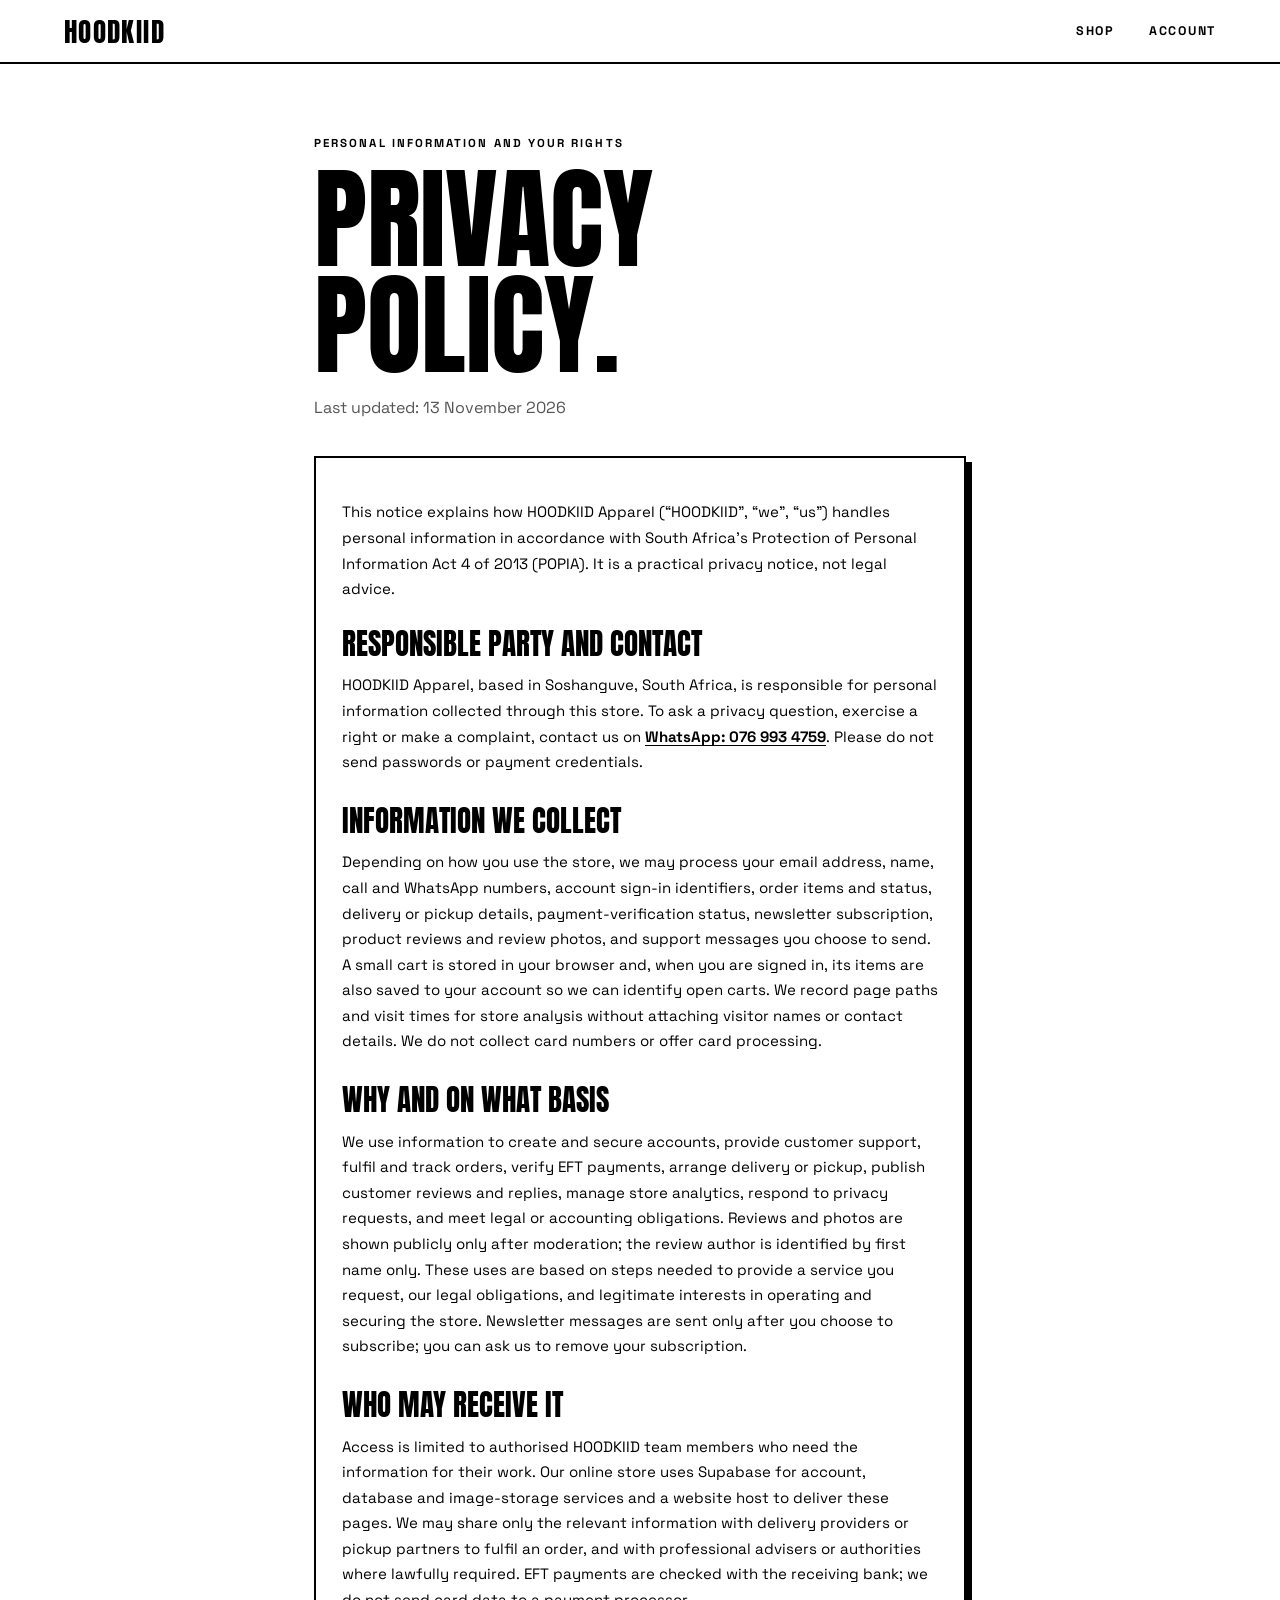
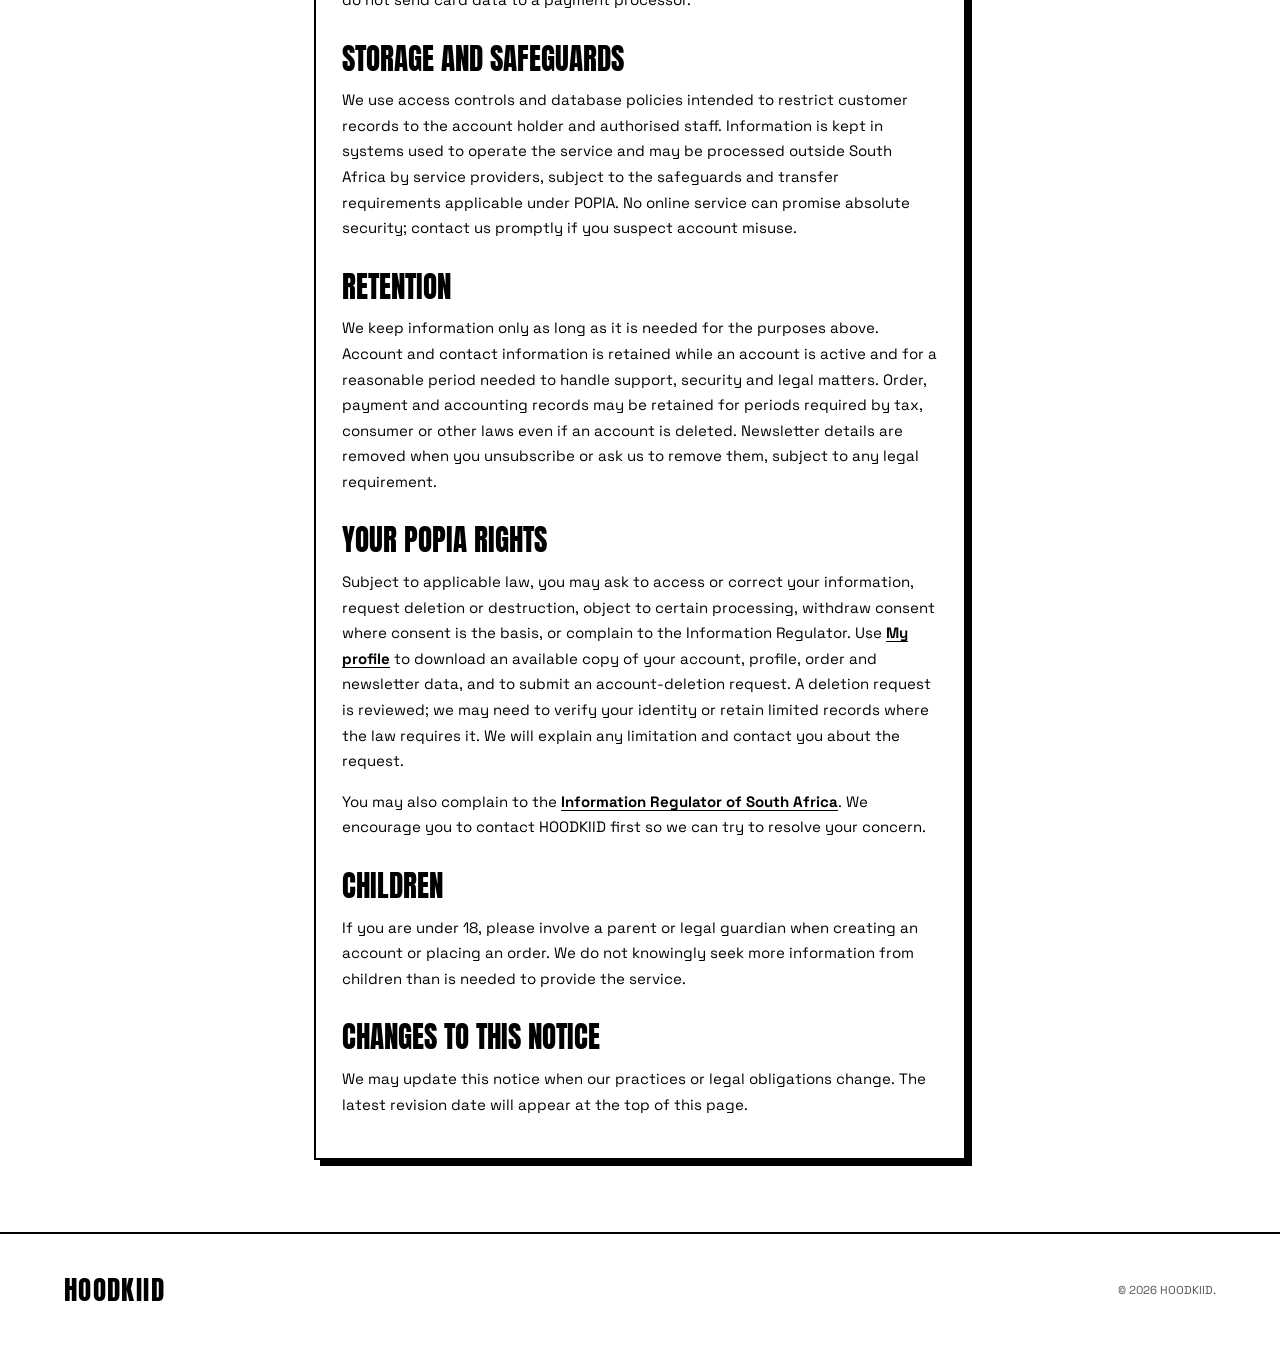
<file: hoodkiid-site/privacy.html>
<!doctype html>
<html lang="en">
<head>
  <meta charset="utf-8">
  <meta name="viewport" content="width=device-width, initial-scale=1">
  <meta name="theme-color" content="#111111">
  <title>Privacy Policy — HOODKIID</title>
  <link rel="preconnect" href="https://fonts.googleapis.com">
  <link rel="preconnect" href="https://fonts.gstatic.com" crossorigin>
  <link href="https://fonts.googleapis.com/css2?family=Anton&family=Space+Grotesk:wght@400;500;700&display=swap" rel="stylesheet">
  <link rel="stylesheet" href="assets/css/site.css">
  <link rel="stylesheet" href="assets/css/legacy-pages.css">
</head>
<body>
  <header class="site-header"><a class="wordmark" href="../hoodkiid-storefront.html">HOODKIID</a><nav aria-label="Main navigation"><a href="../hoodkiid-storefront.html#shop">Shop</a><a href="account.html">Account</a></nav></header>
  <main class="page-main narrow privacy-policy">
    <section class="page-intro"><p class="eyebrow">Personal information and your rights</p><h1>Privacy policy.</h1><p>Last updated: 13 November 2026</p></section>
    <section class="panel">
      <p>This notice explains how HOODKIID Apparel (“HOODKIID”, “we”, “us”) handles personal information in accordance with South Africa’s Protection of Personal Information Act 4 of 2013 (POPIA). It is a practical privacy notice, not legal advice.</p>
      <h2>Responsible party and contact</h2>
      <p>HOODKIID Apparel, based in Soshanguve, South Africa, is responsible for personal information collected through this store. To ask a privacy question, exercise a right or make a complaint, contact us on <a href="https://wa.me/27769934759">WhatsApp: 076 993 4759</a>. Please do not send passwords or payment credentials.</p>
      <h2>Information we collect</h2>
      <p>Depending on how you use the store, we may process your email address, name, call and WhatsApp numbers, account sign-in identifiers, order items and status, delivery or pickup details, payment-verification status, newsletter subscription, product reviews and review photos, and support messages you choose to send. A small cart is stored in your browser and, when you are signed in, its items are also saved to your account so we can identify open carts. We record page paths and visit times for store analysis without attaching visitor names or contact details. We do not collect card numbers or offer card processing.</p>
      <h2>Why and on what basis</h2>
      <p>We use information to create and secure accounts, provide customer support, fulfil and track orders, verify EFT payments, arrange delivery or pickup, publish customer reviews and replies, manage store analytics, respond to privacy requests, and meet legal or accounting obligations. Reviews and photos are shown publicly only after moderation; the review author is identified by first name only. These uses are based on steps needed to provide a service you request, our legal obligations, and legitimate interests in operating and securing the store. Newsletter messages are sent only after you choose to subscribe; you can ask us to remove your subscription.</p>
      <h2>Who may receive it</h2>
      <p>Access is limited to authorised HOODKIID team members who need the information for their work. Our online store uses Supabase for account, database and image-storage services and a website host to deliver these pages. We may share only the relevant information with delivery providers or pickup partners to fulfil an order, and with professional advisers or authorities where lawfully required. EFT payments are checked with the receiving bank; we do not send card data to a payment processor.</p>
      <h2>Storage and safeguards</h2>
      <p>We use access controls and database policies intended to restrict customer records to the account holder and authorised staff. Information is kept in systems used to operate the service and may be processed outside South Africa by service providers, subject to the safeguards and transfer requirements applicable under POPIA. No online service can promise absolute security; contact us promptly if you suspect account misuse.</p>
      <h2>Retention</h2>
      <p>We keep information only as long as it is needed for the purposes above. Account and contact information is retained while an account is active and for a reasonable period needed to handle support, security and legal matters. Order, payment and accounting records may be retained for periods required by tax, consumer or other laws even if an account is deleted. Newsletter details are removed when you unsubscribe or ask us to remove them, subject to any legal requirement.</p>
      <h2>Your POPIA rights</h2>
      <p>Subject to applicable law, you may ask to access or correct your information, request deletion or destruction, object to certain processing, withdraw consent where consent is the basis, or complain to the Information Regulator. Use <a href="profile.html">My profile</a> to download an available copy of your account, profile, order and newsletter data, and to submit an account-deletion request. A deletion request is reviewed; we may need to verify your identity or retain limited records where the law requires it. We will explain any limitation and contact you about the request.</p>
      <p>You may also complain to the <a href="https://inforegulator.org.za/">Information Regulator of South Africa</a>. We encourage you to contact HOODKIID first so we can try to resolve your concern.</p>
      <h2>Children</h2>
      <p>If you are under 18, please involve a parent or legal guardian when creating an account or placing an order. We do not knowingly seek more information from children than is needed to provide the service.</p>
      <h2>Changes to this notice</h2>
      <p>We may update this notice when our practices or legal obligations change. The latest revision date will appear at the top of this page.</p>
    </section>
  </main>
  <footer class="site-footer"><a class="wordmark" href="../hoodkiid-storefront.html">HOODKIID</a><small>© <span data-year></span> HOODKIID.</small></footer>
  <script src="assets/js/common.js" defer></script>
</body>
</html>
</file>
<file: hoodkiid-site/assets/css/site.css>
:root{color-scheme:light;--ink:#111;--paper:#f6f5f1;--white:#fff;--line:#d5d3cc;--muted:#6d6b66;--accent:#d9ff43;font-family:"Space Grotesk",Arial,sans-serif;background:var(--paper);color:var(--ink);font-synthesis:none;text-rendering:optimizeLegibility}
*{box-sizing:border-box}
html{scroll-behavior:smooth}
body{margin:0;min-width:320px}
a{color:inherit;text-decoration:none}
button,input,select,textarea{font:inherit}
button,a{touch-action:manipulation}
.announcement{padding:9px 5vw;background:var(--ink);color:var(--white);text-align:center;font-size:.7rem;letter-spacing:.15em;text-transform:uppercase}
.site-header{position:sticky;top:0;z-index:10;min-height:76px;padding:12px 5vw;display:flex;align-items:center;justify-content:space-between;gap:24px;background:var(--paper);border-bottom:1px solid var(--ink)}
.wordmark{font-family:Anton,Impact,sans-serif;font-size:1.75rem;letter-spacing:.04em}
.site-header nav,.site-footer>div{display:flex;align-items:center;gap:clamp(12px,3vw,34px)}
.site-header nav a,.site-footer>div a{font-size:.76rem;font-weight:700;letter-spacing:.09em;text-transform:uppercase}
.button{min-height:46px;padding:12px 20px;display:inline-flex;align-items:center;justify-content:center;gap:14px;border:1px solid var(--ink);font-size:.74rem;font-weight:700;letter-spacing:.12em;text-transform:uppercase;cursor:pointer;transition:background .2s,color .2s,transform .2s}
.button:hover{transform:translateY(-2px)}
.button-dark{background:var(--ink);color:var(--white)}
.button-dark:hover{background:var(--accent);color:var(--ink)}
.button-light{background:var(--white);color:var(--ink)}
.button-light:hover{background:var(--accent)}
.button-wide{width:100%;margin-top:12px}
.hero{min-height:min(760px,calc(100svh - 76px));padding:8vh 7vw 50px;display:grid;grid-template-columns:1.1fr .9fr;align-items:center;position:relative;overflow:hidden;background:var(--ink);color:var(--white)}
.hero-copy{position:relative;z-index:1}
.eyebrow{margin:0 0 16px;font-size:.72rem;font-weight:700;letter-spacing:.18em;text-transform:uppercase}
h1,h2,h3{margin:0;font-family:Anton,Impact,sans-serif;font-weight:400;text-transform:uppercase;line-height:.96}
.hero h1{font-size:clamp(5rem,15vw,13rem);letter-spacing:-.03em}
.hero h1 span{color:var(--accent)}
.lead{max-width:440px;margin:28px 0;font-size:1.05rem;line-height:1.6;color:#d0d0cc}
.hero-art{min-height:450px;position:relative;display:grid;place-items:center;border:1px solid #676767;background:radial-gradient(ellipse at 60% 48%,#4b4b4b 0,#272727 38%,#111 70%);transform:rotate(2deg)}
.art-outline{font-family:Anton,Impact,sans-serif;font-size:clamp(5rem,12vw,11rem);line-height:.75;letter-spacing:-.04em;color:transparent;-webkit-text-stroke:2px var(--white);transform:rotate(-8deg)}
.art-stamp{position:absolute;right:9%;bottom:10%;padding:12px 16px;background:var(--accent);color:var(--ink);font-size:.72rem;font-weight:700;letter-spacing:.12em;transform:rotate(7deg)}
.hero-bottom{position:absolute;left:7vw;bottom:18px;font-size:.65rem;letter-spacing:.14em}
.section{max-width:1300px;margin:auto;padding:130px 7vw;display:grid;grid-template-columns:1fr 1fr;gap:8vw;align-items:end}
.section h2,.page-intro h1{font-size:clamp(3.5rem,9vw,8rem)}
.section-copy{max-width:480px;font-size:1.1rem;line-height:1.7}
.text-link{display:inline-block;margin-top:18px;padding-bottom:5px;border-bottom:1px solid;font-weight:700}
.service-strip{display:grid;grid-template-columns:repeat(3,1fr);border-top:1px solid var(--ink);border-bottom:1px solid var(--ink)}
.service-strip article{min-height:200px;padding:32px 5vw;border-right:1px solid var(--ink)}
.service-strip article:last-child{border:0}
.service-strip article>span{font-size:.72rem;color:var(--muted)}
.service-strip h3{margin-top:35px;font-size:1.8rem}
.service-strip p,.muted{color:var(--muted);font-size:.88rem;line-height:1.6}
.site-footer{padding:35px 5vw;display:flex;align-items:center;justify-content:space-between;gap:22px;border-top:1px solid var(--line)}
.site-footer small{color:var(--muted);font-size:.72rem}
.page-main{max-width:1280px;min-height:70vh;margin:auto;padding:75px 5vw 110px}
.page-main.narrow{max-width:780px}
.page-intro{margin-bottom:42px}
.page-intro>p:last-child{max-width:620px;color:var(--muted);line-height:1.6}
.toolbar{display:flex;gap:12px;margin:26px 0}
.field{width:100%;min-height:48px;padding:12px 14px;border:1px solid #aaa99f;border-radius:0;background:var(--white);color:var(--ink)}
.field-with-action{display:flex;align-items:stretch}.field-with-action .field{min-width:0}.password-toggle{min-width:84px;border-left:0;letter-spacing:.04em}
.field:focus{outline:2px solid var(--ink);outline-offset:2px}
textarea.field{resize:vertical}
.search-field{max-width:420px}
.product-grid{display:grid;grid-template-columns:repeat(auto-fill,minmax(230px,1fr));gap:22px}
.product-card{background:var(--white);border:1px solid var(--line)}
.product-art{aspect-ratio:4/4.5;display:grid;place-items:center;overflow:hidden;background:linear-gradient(145deg,#292929,#777);color:var(--white);font-family:Anton,Impact,sans-serif;font-size:clamp(2rem,6vw,4rem);text-align:center}
.product-art span{transform:rotate(-8deg);text-shadow:3px 3px 0 #111}
.product-info{padding:18px}
.product-info h2{font-size:1.45rem}
.product-info p{color:var(--muted);font-size:.84rem;line-height:1.5}
.product-info .price{margin:10px 0;color:var(--ink);font-size:1rem;font-weight:700}
.product-info label,.panel label{display:block;margin:14px 0 7px;font-size:.75rem;font-weight:700;letter-spacing:.05em}
.product-info .button{width:100%;margin-top:12px}
.notice{margin:18px 0;padding:14px 16px;border:1px solid var(--line);background:#fff;font-size:.88rem;line-height:1.5}
.notice[data-tone="error"],.form-message[data-tone="error"]{border-color:#a52921;color:#8f211b}
.checkout-layout{display:grid;grid-template-columns:1fr 1fr;gap:22px;align-items:start}
.panel{padding:26px;background:var(--white);border:1px solid var(--line)}
.panel h2{margin-bottom:18px;font-size:2rem}
.cart-items{display:grid;gap:14px}
.cart-line{display:flex;justify-content:space-between;gap:14px;padding-bottom:14px;border-bottom:1px solid var(--line)}
.cart-line strong{display:block}
.cart-line small{color:var(--muted)}
.quantity-controls{display:flex;align-items:center;gap:8px}
.quantity-controls button{width:32px;height:32px;border:1px solid var(--line);background:white;cursor:pointer}
.total-row{margin-top:20px;padding-top:16px;display:flex;justify-content:space-between;border-top:1px solid var(--ink)}
.form-message{min-height:1.2em;margin-bottom:0;font-size:.85rem;line-height:1.5}
.order-code{display:inline-block;margin:4px 0;padding:10px 14px;background:var(--ink);color:var(--accent);font-family:monospace;font-size:1.15rem;letter-spacing:.08em}
.tabs{display:flex;gap:8px;margin-bottom:24px}
.tab{padding:10px 14px;border:1px solid var(--ink);background:var(--white);font-size:.75rem;font-weight:700;text-transform:uppercase;cursor:pointer}
.tab.active{background:var(--ink);color:var(--white)}
.admin-tabs{display:flex;flex-wrap:wrap;gap:8px;margin:32px 0}
.admin-form{max-width:760px;margin:20px 0}
.admin-form h3{margin-bottom:20px;font-size:1.55rem}
.admin-form .button{margin-top:16px}
.admin-form textarea{max-width:100%}
.admin-item{display:flex;align-items:center;justify-content:space-between;gap:18px;padding:18px 20px;background:var(--white);border:1px solid var(--line)}
.admin-item h3{font-size:1.25rem}
.admin-item p{margin:6px 0;color:var(--muted);font-size:.86rem}
.stock-row{display:grid;grid-template-columns:1fr minmax(100px,160px) auto;align-items:center;gap:12px;padding:12px 0;border-top:1px solid var(--line)}
.stock-row .field{min-height:40px}
.admin-heading{display:flex;align-items:center;justify-content:space-between;gap:16px;margin:35px 0 18px}
.admin-heading h2{font-size:2.5rem}
.analytics-cards{display:grid;grid-template-columns:repeat(auto-fit,minmax(180px,1fr));gap:16px;margin:24px 0}
.analytics-card{min-height:145px;padding:22px;background:var(--ink);color:var(--white);display:flex;flex-direction:column;justify-content:space-between}
.analytics-card span,.analytics-card small{color:#d0d0cc;font-size:.78rem}
.analytics-card strong{font-family:Anton,Impact,sans-serif;font-size:3.2rem;font-weight:400}
.analytics-layout{display:grid;grid-template-columns:minmax(0,1.3fr) minmax(280px,1fr);gap:18px}
.analytics-layout .panel h3{margin-bottom:20px;font-size:1.35rem}
.visits-chart{min-height:180px;display:grid;grid-template-columns:repeat(14,minmax(22px,1fr));align-items:end;gap:7px;overflow-x:auto}
.visit-day{height:170px;min-width:22px;display:flex;flex-direction:column;align-items:center;justify-content:flex-end;gap:6px}
.visit-day strong,.visit-day small{font-size:.62rem;color:var(--muted);white-space:nowrap}
.visit-bar{width:100%;min-height:4px;background:var(--ink);border-top:4px solid var(--accent)}
.popular-pages{display:grid;gap:8px}.popular-page{display:flex;justify-content:space-between;gap:12px;padding:10px 0;border-bottom:1px solid var(--line);font-size:.84rem}.popular-page span{overflow-wrap:anywhere}.popular-page strong{font-family:Anton,Impact,sans-serif;font-size:1.2rem;font-weight:400}
.public-reviews{display:grid;grid-template-columns:repeat(auto-fill,minmax(280px,1fr));gap:18px}
.public-review{padding:22px;background:var(--white);border:1px solid var(--line)}
.public-review header{position:static;min-height:auto;padding:0 0 12px;display:flex;justify-content:space-between;gap:12px;background:none;border:0}
.public-review h3{font-size:1.35rem}
.public-review header strong{color:#7b5b00;white-space:nowrap}
.review-byline{margin:8px 0 0;color:var(--muted);font-size:.78rem}
.public-review>p{line-height:1.6}
.review-images{display:flex;flex-wrap:wrap;gap:8px;margin:12px 0}
.review-images img,.review-admin-image{width:86px;height:86px;object-fit:cover;border:1px solid var(--line)}
.admin-reply{margin-top:14px;padding:12px;background:var(--paper);border-left:3px solid var(--ink)}
.admin-reply p{margin:6px 0 0;line-height:1.5}
.review-votes{display:flex;flex-wrap:wrap;gap:8px;margin-top:16px}
.review-votes .button{min-height:38px;padding:8px 10px;letter-spacing:.04em}
.admin-review-card .field{margin-bottom:10px}
.admin-review-card .button{margin-top:12px}
.review-form-panel{max-width:780px}
.review-form-panel h2{margin-bottom:20px;font-size:2rem}
.review-form-panel form{display:grid;gap:8px}
.reviews-section{margin-top:70px}
.orders-list{display:grid;gap:14px}
.order-card{padding:20px;background:var(--white);border:1px solid var(--line)}
.order-card header{position:static;min-height:auto;padding:0 0 12px;background:none;border:0}
.order-card h3{font-size:1.25rem}
.order-card p{font-size:.88rem;line-height:1.5}
.order-edit-form{display:grid;gap:14px;margin-top:18px;padding-top:16px;border-top:1px solid var(--line)}
.order-edit-line{padding:14px;background:var(--paper);border:1px solid var(--line)}
.order-edit-options{display:grid;grid-template-columns:repeat(auto-fit,minmax(130px,1fr));gap:10px;margin-top:10px}
.order-edit-options label{display:grid;gap:5px;font-size:.72rem;font-weight:700;letter-spacing:.05em}
.order-edit-line .form-message{margin:8px 0 0}
.order-actions{display:flex;flex-wrap:wrap;gap:10px;margin-top:12px}
.order-actions .field{max-width:200px}
.sr-only{position:absolute;width:1px;height:1px;padding:0;margin:-1px;overflow:hidden;clip:rect(0,0,0,0);white-space:nowrap;border:0}
[hidden]{display:none!important}
@media(max-width:760px){.site-header{align-items:flex-start;flex-direction:column;gap:12px}.site-header nav{width:100%;justify-content:space-between;gap:8px}.site-header nav a{font-size:.66rem}.hero{grid-template-columns:1fr;gap:34px;padding:70px 7vw 55px}.hero-art{min-height:310px}.hero-bottom{font-size:.55rem}.section{grid-template-columns:1fr;padding:85px 7vw;gap:24px}.service-strip{grid-template-columns:1fr}.service-strip article{min-height:0;border-right:0;border-bottom:1px solid var(--ink)}.service-strip h3{margin-top:18px}.site-footer{align-items:flex-start;flex-direction:column}.checkout-layout{grid-template-columns:1fr}.page-main{padding-top:52px}.toolbar{flex-direction:column}.search-field{max-width:none}.stock-row{grid-template-columns:1fr 1fr}.stock-row button{grid-column:1/-1}.admin-item{align-items:flex-start;flex-direction:column}.analytics-cards{grid-template-columns:1fr}.analytics-layout{grid-template-columns:1fr}.admin-tabs{overflow-x:auto;flex-wrap:nowrap}.admin-tabs .tab{flex:0 0 auto}}
@media(prefers-reduced-motion:reduce){*,*::before,*::after{scroll-behavior:auto!important;transition:none!important}}
</file>
<file: hoodkiid-site/assets/css/legacy-pages.css>
:root{--ink:#000;--paper:#fff;--white:#fff;--line:#000;--muted:#555}
body{background:#fff;color:#000;font-family:"Space Grotesk",system-ui,sans-serif}
.site-header{position:sticky;top:0;height:64px;min-height:64px;padding:0 5vw;background:#fff;color:#000;border-bottom:2px solid #000}
.wordmark{font-family:Anton,Impact,sans-serif;font-size:1.7rem;letter-spacing:.05em}
.site-header nav a,.site-footer>div a{font-size:.78rem;letter-spacing:.14em}
.button{border:2px solid #000;font-size:.78rem;letter-spacing:.12em}
.button-dark{background:#000;color:#fff}
.button-dark:hover{background:#fff;color:#000}
.button-light{background:#fff;color:#000}
.page-main{max-width:1300px;min-height:70vh;padding:8vh 5vw}
.page-intro{margin-bottom:36px}
.page-intro h1,.section-heading h2{font-family:Anton,Impact,sans-serif;font-weight:400;text-transform:uppercase;line-height:.95}
.page-intro h1{font-size:clamp(2.8rem,9vw,7rem)}
.page-intro>p:last-child{color:#555}
.panel,.order-card,.admin-item{background:#fff;border:2px solid #000;box-shadow:6px 6px 0 #000}
.field{border:2px solid #000;border-radius:0;background:#fff;color:#000}
.field:focus{outline:2px solid #555}
.tab{border:2px solid #000;border-radius:0;background:#fff;color:#000;letter-spacing:.1em}
.tab.active{background:#000;color:#fff}
.notice{border:2px solid #000;background:#fff}
.muted,.site-footer small{color:#555}
.site-footer{background:#fff;border-top:2px solid #000}
.site-footer .wordmark{font-size:1.7rem}
.order-code{background:#000;color:#fff}
.admin-form h3,.order-card h3{font-family:Anton,Impact,sans-serif;font-weight:400;text-transform:uppercase}
.privacy-acknowledgement{display:flex!important;align-items:flex-start;gap:10px;font-size:.82rem!important;line-height:1.5}
.privacy-acknowledgement input{margin-top:3px}
.privacy-acknowledgement a,.privacy-policy a{font-weight:700;text-decoration:underline;text-underline-offset:3px}
.profile-summary{display:flex;align-items:center;justify-content:space-between;gap:28px;margin-bottom:22px}
.profile-summary h2{overflow-wrap:anywhere}
.profile-summary .eyebrow{margin-bottom:8px;color:#555}
.profile-summary .muted{max-width:400px;margin:0}
.profile-layout{display:grid;grid-template-columns:1fr 1fr;gap:22px;margin-bottom:22px}
.profile-layout>.panel{min-width:0}
.profile-layout .admin-form{max-width:none;margin:0}
.privacy-actions p{font-size:.9rem;line-height:1.6}
.privacy-actions hr{margin:28px 0;border:0;border-top:2px solid #000}
.privacy-actions h3{font-size:1.45rem}
.privacy-actions .text-link{margin-top:20px}
.privacy-policy .panel{line-height:1.7}
.privacy-policy .panel h2{margin:32px 0 10px;font-size:1.8rem}
.privacy-policy .panel h2:first-of-type{margin-top:28px}
.privacy-policy .panel p{font-size:.94rem}
.product-admin-images{width:100%;display:flex;align-items:center;flex-wrap:wrap;gap:10px;padding-top:12px;border-top:1px solid #aaa}
.product-admin-item{display:grid;grid-template-columns:minmax(0,1fr) auto;align-items:start}
.product-admin-item .product-admin-images,.product-admin-item .variant-list{grid-column:1/-1;width:100%}
.product-admin-images label{width:100%;margin:4px 0 0}
.product-admin-images .field{max-width:420px}
.product-admin-thumbnail{width:70px;height:84px;object-fit:cover;border:1px solid #000}
@media(max-width:760px){.site-header{align-items:center;flex-direction:row}.site-header nav{width:auto}.site-header nav a{font-size:.65rem}.page-main{padding:7vh 5vw}}
@media(max-width:760px){.profile-layout{grid-template-columns:1fr}.profile-summary{align-items:flex-start;flex-direction:column;gap:4px}.product-admin-item{display:flex}.product-admin-images .field{max-width:100%}}
</file>
